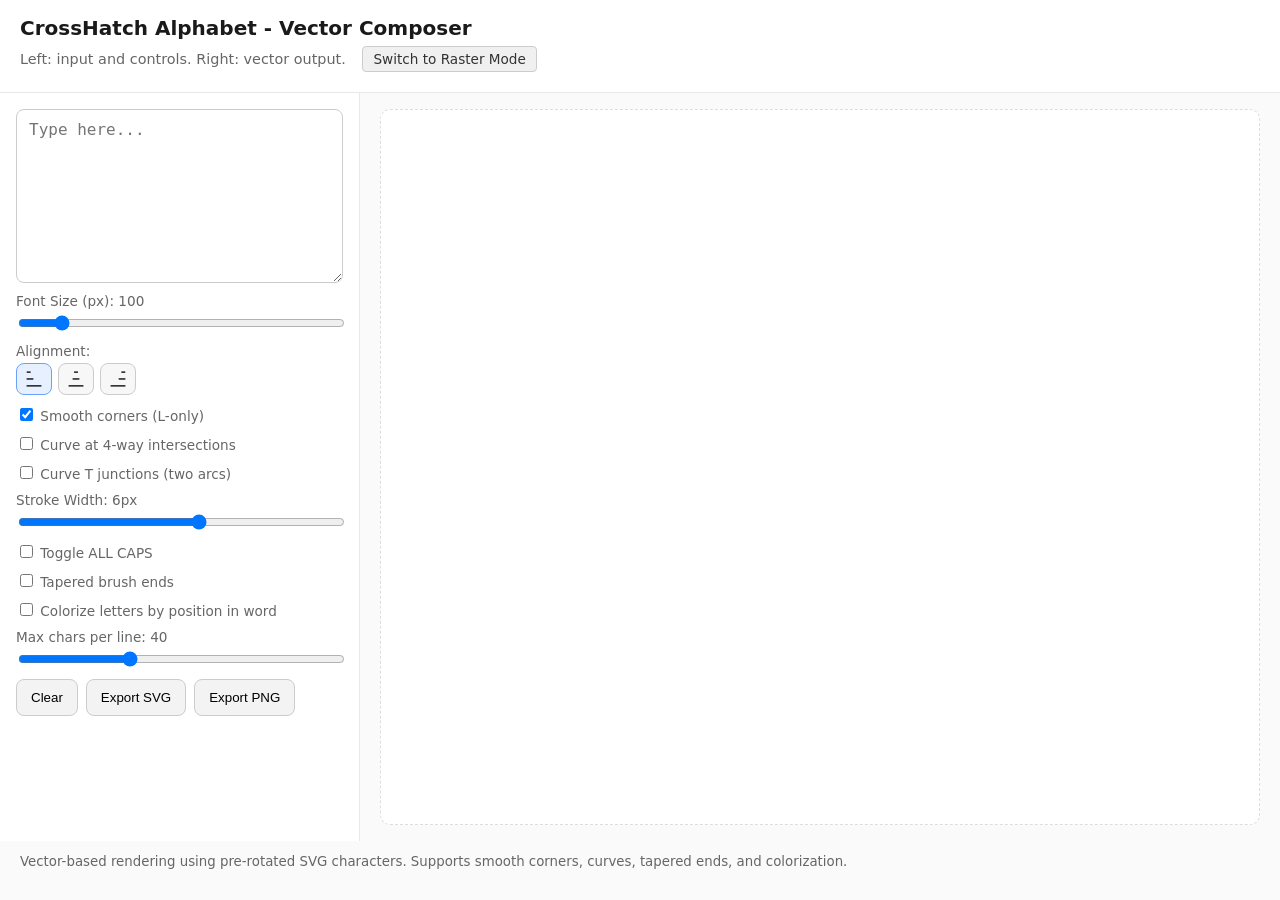
<file: index.html>
<!doctype html>
<html lang="en">
<head>
  <meta charset="utf-8" />
  <meta name="viewport" content="width=device-width, initial-scale=1" />
  <title>CrossHatch Alphabet - Vector Composer</title>
  <link rel="stylesheet" href="vector-styles.css" />
  <style>
    /* Fallback if CSS fails to load */
    body { font-family: system-ui, -apple-system, Segoe UI, Roboto, Helvetica, Arial, sans-serif; }
  </style>
  <link rel="icon" href="data:," />
  <base href="./" />
  <meta name="color-scheme" content="light dark" />
</head>
<body>
  <header class="app-header">
    <h1>CrossHatch Alphabet - Vector Composer</h1>
    <p class="hint">
      Left: input and controls. Right: vector output.
      <a href="raster.html" class="nav-link" id="navToRaster">Switch to Raster Mode</a>
    </p>
  </header>

  <main>
    <section class="panes">
      <aside class="left-pane">
        <div class="controls controls-vertical">
          <label for="textInput" class="sr-only">Text</label>
          <textarea id="textInput" class="text-input" placeholder="Type here..." rows="8"></textarea>

          <div class="slider-control">
            <label for="fontSize">Font Size (px): <span id="fontSizeValue">100</span></label>
            <input type="range" id="fontSize" min="8" max="800" value="100" step="1" />
          </div>

          <div class="slider-control">
            <label>Alignment:</label>
            <div class="align-group" role="group" aria-label="Alignment">
              <button type="button" class="btn align-btn active" data-align="left" aria-label="Align Left" id="alignLeftBtn">
                <img class="icon" src="Left.svg" alt="Left" />
              </button>
              <button type="button" class="btn align-btn" data-align="center" aria-label="Align Center" id="alignCenterBtn">
                <img class="icon" src="Center.svg" alt="Center" />
              </button>
              <button type="button" class="btn align-btn" data-align="right" aria-label="Align Right" id="alignRightBtn">
                <img class="icon" src="Right.svg" alt="Right" />
              </button>
            </div>
            <input type="hidden" id="alignment" value="left" />
          </div>

          <div class="slider-control">
            <label>
              <input type="checkbox" id="enableCurves" checked />
              Smooth corners (L-only)
            </label>
          </div>

          <div class="slider-control">
            <label>
              <input type="checkbox" id="curveAtCrosses" />
              Curve at 4-way intersections
            </label>
          </div>

          <div class="slider-control">
            <label>
              <input type="checkbox" id="curveAtT" />
              Curve T junctions (two arcs)
            </label>
          </div>

          <div class="slider-control">
            <label for="strokeWidth">Stroke Width: <span id="strokeWidthValue">6</span>px</label>
            <input type="range" id="strokeWidth" min="1" max="60" value="6" step="0.5" />
          </div>


          <div class="slider-control">
            <label>
              <input type="checkbox" id="allCaps" />
              Toggle ALL CAPS
            </label>
          </div>

          <div class="slider-control">
            <label>
              <input type="checkbox" id="taperedEnds" />
              Tapered brush ends
            </label>
          </div>

          <div class="slider-control">
            <label>
              <input type="checkbox" id="colorizeLetters" />
              Colorize letters by position in word
            </label>
          </div>

            <div class="slider-control">
              <label for="maxCharsPerLine">Max chars per line: <span id="maxCharsPerLineValue">40</span></label>
              <input type="range" id="maxCharsPerLine" min="10" max="100" value="40" step="1" />
            </div>

          <div class="button-row">
            <button id="clearBtn" class="btn" type="button" title="Clear input">Clear</button>
            <button id="exportSvgBtn" class="btn" type="button" title="Download SVG">Export SVG</button>
            <button id="exportPngBtn" class="btn" type="button" title="Download PNG">Export PNG</button>
          </div>
        </div>
      </aside>

      <div class="right-pane canvas-wrap">
        <div id="canvas" class="canvas" aria-label="Rendered text area">
          <svg id="canvasSvg" class="canvas-svg" xmlns="http://www.w3.org/2000/svg">
            <g id="canvasContent"></g>
          </svg>
        </div>
      </div>
    </section>
  </main>

  <footer class="app-footer">
    <small>Vector-based rendering using pre-rotated SVG characters. Supports smooth corners, curves, tapered ends, and colorization.</small>
  </footer>

  <script src="prerotated-renderer.js"></script>
</body>
</html>
</file>
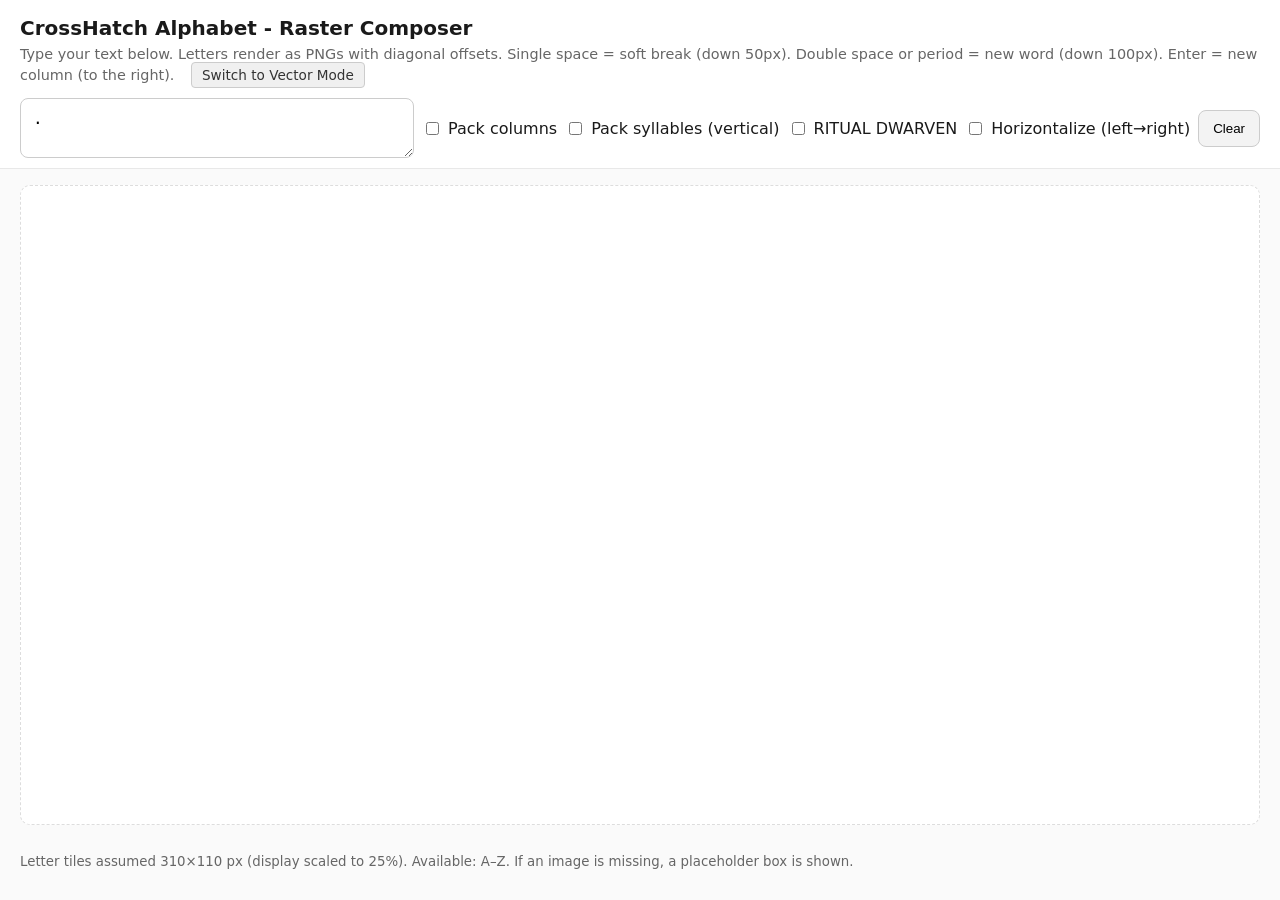
<file: raster.html>
<!doctype html>
<html lang="en">
<head>
  <meta charset="utf-8" />
  <meta name="viewport" content="width=device-width, initial-scale=1" />
  <title>CrossHatch Alphabet Composer</title>
  <link rel="stylesheet" href="styles.css" />
</head>
<body>
  <header class="app-header">
    <h1>CrossHatch Alphabet - Raster Composer</h1>
    <p class="hint">
      Type your text below. Letters render as PNGs with diagonal offsets. Single space = soft break (down 50px). Double space or period = new word (down 100px). Enter = new column (to the right).
      <a href="index.html" class="nav-link" id="navToVector">Switch to Vector Mode</a>
    </p>
    <div class="controls">
      <label for="textInput" class="sr-only">Text</label>
      <textarea id="textInput" class="text-input" placeholder="Type here..." rows="2"></textarea>
      <label class="controls-pack" style="display:flex; align-items:center; gap:6px;">
        <input id="packToggle" type="checkbox" />
        <span>Pack columns</span>
      </label>
      <label class="controls-pack" style="display:flex; align-items:center; gap:6px;">
        <input id="packSyllablesToggle" type="checkbox" />
        <span>Pack syllables (vertical)</span>
      </label>
      <label class="controls-pack" style="display:flex; align-items:center; gap:6px;">
        <input id="ritualDwarvenToggle" type="checkbox" />
        <span>RITUAL DWARVEN</span>
      </label>
      <label class="controls-pack" style="display:flex; align-items:center; gap:6px;">
        <input id="rotateToggle" type="checkbox" />
        <span>Horizontalize (left→right)</span>
      </label>
      <button id="clearBtn" class="btn" type="button" title="Clear input">Clear</button>
    </div>
  </header>

  <main>
    <section class="canvas-wrap">
      <div id="canvas" class="canvas" aria-label="Rendered text area">
        <div id="canvasContent" class="canvas-content"></div>
      </div>
    </section>
  </main>

  <footer class="app-footer">
    <small>Letter tiles assumed 310×110 px (display scaled to 25%). Available: A–Z. If an image is missing, a placeholder box is shown.</small>
  </footer>

  <script src="main.js"></script>
</body>
</html>
</file>
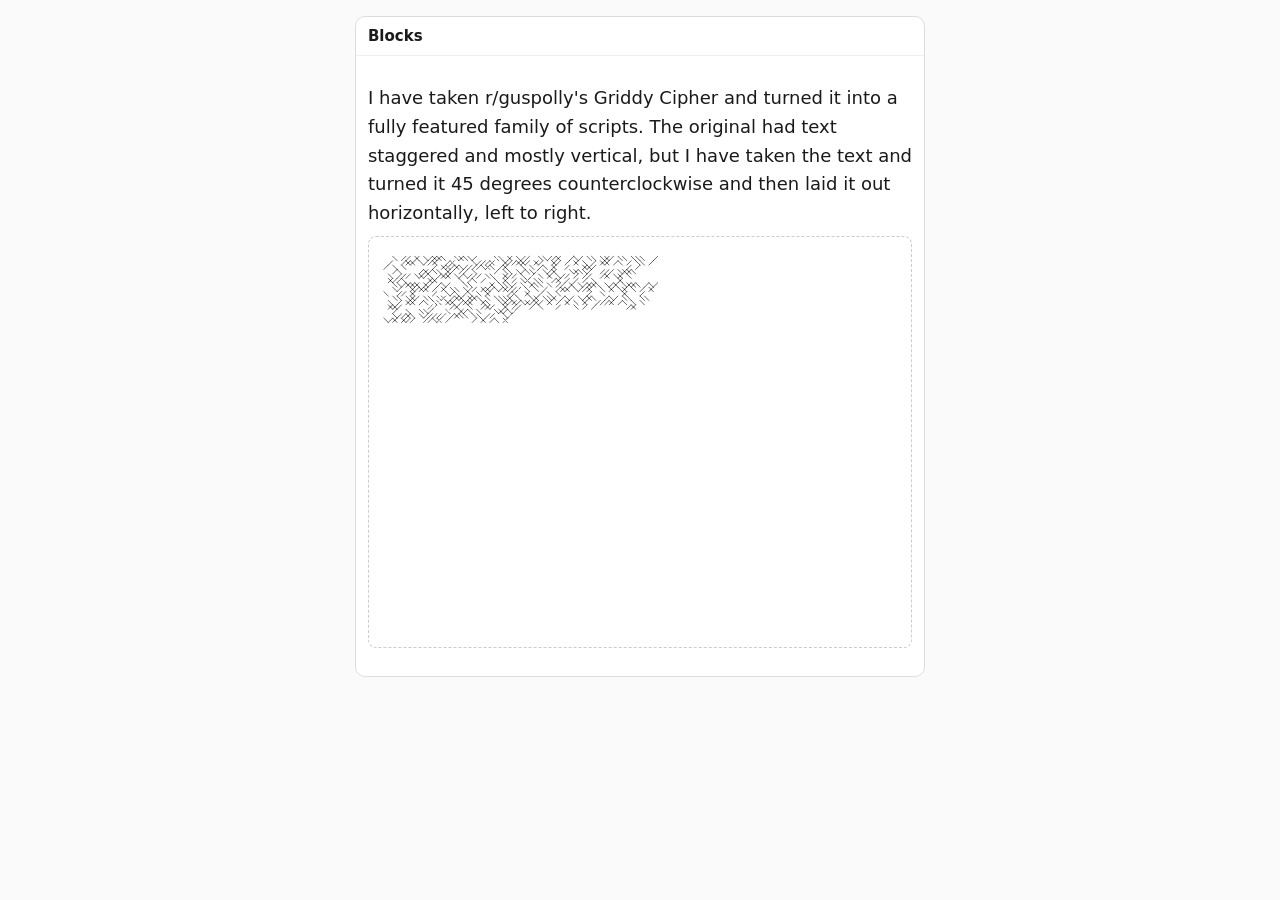
<file: showcase-row.html>
<!doctype html>
<html lang="en">
<head>
  <meta charset="utf-8" />
  <meta name="viewport" content="width=device-width, initial-scale=1" />
  <title>CrossHatch — Block Renderer</title>
  <link rel="stylesheet" href="vector-styles.css" />
  <style>
    :root { color-scheme: light dark; }
    body { margin: 0; font-family: system-ui, -apple-system, Segoe UI, Roboto, Helvetica, Arial, sans-serif; }
  .row { display: block; padding: 16px; max-width: 1080px; margin-left: auto; margin-right: auto; }
    .panel { border: 1px solid #ddd; border-radius: 10px; background: var(--panel-bg, #fff); overflow: hidden; }
    .panel h2 { margin: 0; padding: 10px 12px; border-bottom: 1px solid #eee; font-size: 15px; }
    .panel-body { padding: 12px; }
  .explainer { font-size: 18px; line-height: 1.6; white-space: pre-wrap; }
  .xh-block { margin: 16px 0; }
  .xh-english { font-size: 18px; line-height: 1.6; white-space: pre-wrap; margin-bottom: 8px; }
  .xh-render { border: 1px dashed #ccc; border-radius: 8px; padding: 6px; }
  /* Temporary render area hidden; we'll snapshot SVG and remove it */
  #tempRender { display: none; }
  /* Hide editor controls; keep DOM elements for renderer */
  .controls, .controls-hidden { display: none !important; }
  </style>
</head>
<body>
  <main class="row">
    <section class="panel">
      <h2>Blocks</h2>
    <div class="panel-body">
      <div id="blocks">
        <div class="xh-block wt800 align-left fs30 cols64">
I have taken r/guspolly's Griddy Cipher and turned it into a fully featured family of scripts. The original had text staggered and mostly vertical, but I have taken the text and turned it 45 degrees counterclockwise and then laid it out horizontally, left to right.
        </div>
      </div>
      </div>
    </section>
    <!-- Temporary hidden render area to generate SVG once per block -->
    <section class="panel controls-hidden">
      <h2 style="display:none">Hidden Renderer</h2>
      <div class="panel-body">
        <div id="tempRender">
          <div class="controls">
            <textarea id="textInput" rows="2"></textarea>
            <input type="range" id="fontSize" min="8" max="800" value="120" step="1" />
            <span id="fontSizeValue">120</span>
            <input type="hidden" id="alignment" value="left" />
            <input type="checkbox" id="enableCurves" />
            <input type="checkbox" id="curveAtCrosses" />
            <input type="checkbox" id="curveAtT" />
            <input type="range" id="strokeWidth" min="1" max="60" value="10" step="0.5" />
            <span id="strokeWidthValue">10</span>
            <input type="checkbox" id="allCaps" />
            <input type="checkbox" id="taperedEnds" />
            <input type="range" id="maxCharsPerLine" min="10" max="200" value="64" step="1" />
            <a id="navToRaster" href="raster.html">Raster</a>
            <button id="clearBtn" type="button">Clear</button>
            <button id="exportSvgBtn" type="button">SVG</button>
            <button id="exportPngBtn" type="button">PNG</button>
          </div>
          <div id="canvas" class="canvas" aria-label="Rendered text area">
            <svg id="canvasSvg" class="canvas-svg" xmlns="http://www.w3.org/2000/svg">
              <g id="canvasContent"></g>
            </svg>
          </div>
        </div>
      </div>
    </section>
  </main>

  <script src="vector-main.js"></script>
  <script>
    (function() {
      function wrapToCols(s, n) {
        const out = [];
        let i = 0;
        while (i < s.length) {
          // Take up to n characters, try to break at the last space within the window
          const end = Math.min(i + n, s.length);
          const chunk = s.slice(i, end);
          if (end < s.length) {
            // Prefer last space break
            const sp = chunk.lastIndexOf(' ');
            if (sp > 0) {
              out.push(chunk.slice(0, sp));
              i = i + sp + 1; // skip the space
              continue;
            }
          }
          out.push(chunk);
          i = end;
        }
        return out.join('\n');
      }
  const inputEl = document.getElementById('textInput');
      const fontSizeEl = document.getElementById('fontSize');
      const fontSizeValueEl = document.getElementById('fontSizeValue');
      const strokeWidthEl = document.getElementById('strokeWidth');
      const strokeWidthValueEl = document.getElementById('strokeWidthValue');
  const maxCharsEl = document.getElementById('maxCharsPerLine');
  const tempRender = document.getElementById('tempRender');
  const alignmentEl = document.getElementById('alignment');
  const enableCurvesEl = document.getElementById('enableCurves');
  const taperedEndsEl = document.getElementById('taperedEnds');
  const curveAtCrossesEl = document.getElementById('curveAtCrosses');
  const curveAtTEl = document.getElementById('curveAtT');

  function resetDefaults() {
    if (enableCurvesEl) enableCurvesEl.checked = false;
    if (taperedEndsEl) taperedEndsEl.checked = false;
    if (curveAtCrossesEl) curveAtCrossesEl.checked = false;
    if (curveAtTEl) curveAtTEl.checked = false;
    if (alignmentEl) alignmentEl.value = 'left';
    if (fontSizeEl && fontSizeValueEl) { fontSizeEl.value = '120'; fontSizeValueEl.textContent = '120'; }
    if (strokeWidthEl && strokeWidthValueEl) { strokeWidthEl.value = '10'; strokeWidthValueEl.textContent = '10'; }
    if (maxCharsEl) { maxCharsEl.value = '64'; }
  }

  // Class-based configuration mapping
  function setChecked(el, val) {
    if (!el) return; el.checked = !!val; el.dispatchEvent(new Event('change', { bubbles: true }));
  }
  function setAlign(val) {
    if (!alignmentEl) return; alignmentEl.value = val; alignmentEl.dispatchEvent(new Event('change', { bubbles: true }));
  }
  function setFontSizeByClass(cls) {
    const m = cls && cls.match(/^fs(\d{2,3})$/);
    if (!m) return false;
    const px = parseInt(m[1], 10);
    if (fontSizeEl) {
      fontSizeEl.value = String(px);
      if (fontSizeValueEl) fontSizeValueEl.textContent = String(px);
      fontSizeEl.dispatchEvent(new Event('input', { bubbles: true }));
    }
    return true;
  }
  function setColsByClass(cls) {
    const m = cls && cls.match(/^cols(\d{1,3})$/);
    if (!m) return false;
    const cols = Math.max(1, parseInt(m[1], 10));
    if (maxCharsEl) maxCharsEl.value = String(cols);
    return true;
  }
  function setStrokeByWeightClass(cls) {
    const m = cls && cls.match(/^wt(\d{3})$/);
    if (!m) return false;
    const w = parseInt(m[1], 10);
    const sw = Math.round((2 + ((w - 100) / 800) * (24 - 2)) * 10) / 10;
    if (strokeWidthEl) {
      strokeWidthEl.value = String(sw);
      if (strokeWidthValueEl) strokeWidthValueEl.textContent = String(sw);
      strokeWidthEl.dispatchEvent(new Event('input', { bubbles: true }));
    }
    return true;
  }
  const CLASS_MAP = {
    curve: () => setChecked(enableCurvesEl, true),
    t_curve: () => setChecked(curveAtTEl, true),
    x_curve: () => setChecked(curveAtCrossesEl, true),
    tapered: () => setChecked(taperedEndsEl, true),
    all_caps: () => setChecked(document.getElementById('allCaps'), true),
    'align-left': () => setAlign('left'),
    'align-center': () => setAlign('center'),
    'align-right': () => setAlign('right'),
    // Explicit opt-outs for clarity
    direct: () => setChecked(enableCurvesEl, false),
    no_curve: () => setChecked(enableCurvesEl, false),
    'no-curve': () => setChecked(enableCurvesEl, false),
    untapered: () => setChecked(taperedEndsEl, false),
    no_tapered: () => setChecked(taperedEndsEl, false),
    'no-tapered': () => setChecked(taperedEndsEl, false)
  };
  function applyClassesFrom(el) {
    if (!el || !el.classList) return;
    const cls = Array.from(el.classList);
    for (const c of cls) {
      if (CLASS_MAP[c]) { CLASS_MAP[c](); continue; }
      if (setStrokeByWeightClass(c)) continue;
      if (setFontSizeByClass(c)) continue;
      if (setColsByClass(c)) continue;
    }
  }

      // Process each .xh-block: English first, then rendered below
      (async function renderBlocks() {
        const blocks = Array.from(document.querySelectorAll('.xh-block'));
        for (const block of blocks) {
          const original = block.textContent.trim();
          block.textContent = '';
          const english = document.createElement('div');
          english.className = 'xh-english';
          const rendered = document.createElement('div');
          rendered.className = 'xh-render';

          // Reset defaults then apply classes from the block
          resetDefaults();
          applyClassesFrom(block);

          // Determine columns (from class), default to current maxCharsEl value
          const cols = (() => {
            let c = 64;
            for (const cls of Array.from(block.classList)) {
              const m = cls.match(/^cols(\d{1,3})$/);
              if (m) c = Math.max(1, parseInt(m[1], 10));
            }
            return c;
          })();
          if (maxCharsEl) maxCharsEl.value = String(cols);

          // Wrap and set English text
          const wrapped = wrapToCols(original, cols);
          english.textContent = wrapped;

          // Render via hidden controls
          if (inputEl) {
            inputEl.value = wrapped;
            inputEl.dispatchEvent(new Event('input', { bubbles: true }));
          }

          // Wait a frame for DOM updates, then snapshot SVG
          await new Promise(requestAnimationFrame);
          const liveSvg = document.getElementById('canvasSvg');
          if (liveSvg) {
            const clone = liveSvg.cloneNode(true);
            clone.removeAttribute('id');
            clone.style.width = '100%';
            clone.style.height = 'auto';
            rendered.innerHTML = '';
            rendered.appendChild(clone);
          }

          block.appendChild(english);
          block.appendChild(rendered);
        }
      })();
    })();
  </script>
</body>
</html>
</file>
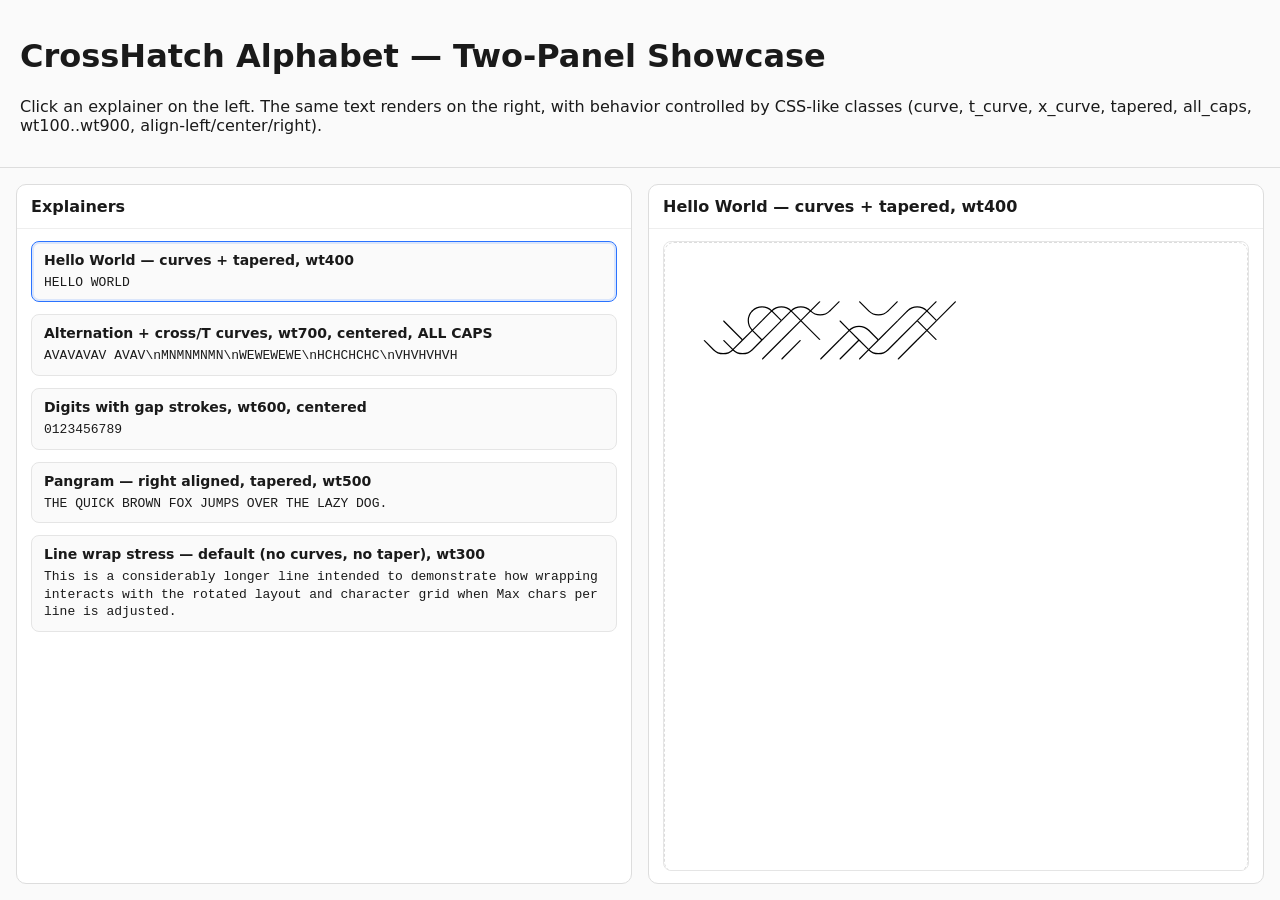
<file: showcase.html>
<!doctype html>
<html lang="en">
<head>
  <meta charset="utf-8" />
  <meta name="viewport" content="width=device-width, initial-scale=1" />
  <title>CrossHatch Alphabet — Two-Panel Showcase</title>
  <link rel="stylesheet" href="vector-styles.css" />
  <style>
    :root { color-scheme: light dark; }
    body { margin: 0; font-family: system-ui, -apple-system, Segoe UI, Roboto, Helvetica, Arial, sans-serif; }
    header { padding: 16px 20px; border-bottom: 1px solid #ddd; }
    .layout { display: grid; grid-template-columns: 1fr 1fr; gap: 16px; padding: 16px; }
    .panel { border: 1px solid #ddd; border-radius: 10px; background: var(--panel-bg, #fff); overflow: hidden; display: flex; flex-direction: column; }
    .panel h2 { margin: 0; padding: 12px 14px; border-bottom: 1px solid #eee; font-size: 16px; }
    .panel-body { padding: 12px 14px; overflow: auto; }

    /* Left: explainer examples */
    .examples { display: grid; gap: 12px; }
    .example { padding: 10px 12px; border: 1px solid #e5e5e5; border-radius: 8px; cursor: pointer; background: #fafafa; }
    .example:hover { background: #f0f0f0; }
    .example.active { border-color: #2a73ff; box-shadow: 0 0 0 2px rgba(42,115,255,0.15) inset; }
    .example .title { font-weight: 600; margin-bottom: 6px; font-size: 14px; }
    .example pre { margin: 0; white-space: pre-wrap; word-break: break-word; font-family: ui-monospace, Menlo, Monaco, Consolas, "Liberation Mono", "Courier New", monospace; font-size: 13px; line-height: 1.35; }

    /* Right: render area */
    .render-wrap { display: flex; flex-direction: column; height: 100%; }
    .render-box { position: relative; border: 1px solid #e5e5e5; border-radius: 8px; overflow: hidden; }
    .canvas { height: 70vh; }

    /* Hide editor controls; keep DOM elements for renderer */
    .controls-hidden { display: none !important; }
  </style>
</head>
<body>
  <header>
    <h1>CrossHatch Alphabet — Two-Panel Showcase</h1>
    <p>Click an explainer on the left. The same text renders on the right, with behavior controlled by CSS-like classes (curve, t_curve, x_curve, tapered, all_caps, wt100..wt900, align-left/center/right).</p>
  </header>

  <main class="layout">
    <section class="panel">
      <h2>Explainers</h2>
      <div class="panel-body">
        <div class="examples" id="examples">
          <div class="example active" data-classes="curve tapered wt400 align-left" data-title="Hello World — curves + tapered, wt400">
            <div class="title">Hello World — curves + tapered, wt400</div>
            <pre>HELLO WORLD</pre>
          </div>

          <div class="example" data-classes="curve x_curve t_curve tapered wt700 align-center all_caps" data-title="Alternation + cross/T curves, wt700, centered, ALL CAPS">
            <div class="title">Alternation + cross/T curves, wt700, centered, ALL CAPS</div>
            <pre>AVAVAVAV AVAV\nMNMNMNMN\nWEWEWEWE\nHCHCHCHC\nVHVHVHVH</pre>
          </div>

          <div class="example" data-classes="curve tapered wt600 align-center" data-title="Digits with gap strokes, wt600, centered">
            <div class="title">Digits with gap strokes, wt600, centered</div>
            <pre>0123456789</pre>
          </div>

          <div class="example" data-classes="curve wt500 tapered align-right" data-title="Pangram — right aligned, tapered, wt500">
            <div class="title">Pangram — right aligned, tapered, wt500</div>
            <pre>THE QUICK BROWN FOX JUMPS OVER THE LAZY DOG.</pre>
          </div>

          <div class="example" data-classes="wt300 align-left" data-title="Line wrap stress — default (no curves, no taper), wt300">
            <div class="title">Line wrap stress — default (no curves, no taper), wt300</div>
            <pre>This is a considerably longer line intended to demonstrate how wrapping interacts with the rotated layout and character grid when Max chars per line is adjusted.</pre>
          </div>
        </div>
      </div>
    </section>

    <section class="panel">
      <h2 id="renderTitle">Preview</h2>
      <div class="panel-body render-wrap">
        <!-- Hidden controls required by vector-main.js; they will be programmatically set from classes -->
        <div class="controls-hidden">
          <textarea id="textInput" rows="4"></textarea>
          <input type="range" id="fontSize" min="8" max="800" value="100" step="1" />
          <span id="fontSizeValue">100</span>
          <input type="hidden" id="alignment" value="left" />
          <input type="checkbox" id="enableCurves" checked />
          <input type="checkbox" id="curveAtCrosses" />
          <input type="checkbox" id="curveAtT" />
          <input type="range" id="strokeWidth" min="1" max="60" value="6" step="0.5" />
          <span id="strokeWidthValue">6</span>
          <input type="checkbox" id="allCaps" />
          <input type="checkbox" id="taperedEnds" />
          <input type="range" id="maxCharsPerLine" min="10" max="100" value="40" step="1" />
          <a id="navToRaster" href="raster.html">Raster</a>
          <button id="clearBtn" type="button">Clear</button>
          <button id="exportSvgBtn" type="button">SVG</button>
          <button id="exportPngBtn" type="button">PNG</button>
        </div>

        <div class="render-box" id="renderBox">
          <div id="canvas" class="canvas" aria-label="Rendered text area">
            <svg id="canvasSvg" class="canvas-svg" xmlns="http://www.w3.org/2000/svg">
              <g id="canvasContent"></g>
            </svg>
          </div>
        </div>
      </div>
    </section>
  </main>

  <script src="vector-main.js"></script>
  <script>
    (function() {
      const EX_CLASS_MAP = {
        curve: (v=true) => setChecked('enableCurves', v),
        t_curve: (v=true) => setChecked('curveAtT', v),
        x_curve: (v=true) => setChecked('curveAtCrosses', v),
        tapered: (v=true) => setChecked('taperedEnds', v),
        all_caps: (v=true) => setChecked('allCaps', v),
        'align-left': () => setAlign('left'),
        'align-center': () => setAlign('center'),
        'align-right': () => setAlign('right')
      };

      const examplesEl = document.getElementById('examples');
      const renderTitleEl = document.getElementById('renderTitle');
      const inputEl = document.getElementById('textInput');
      const strokeWidthEl = document.getElementById('strokeWidth');
      const strokeWidthValueEl = document.getElementById('strokeWidthValue');

      function setChecked(id, val) {
        const el = document.getElementById(id);
        if (el) {
          el.checked = !!val;
          el.dispatchEvent(new Event('change', { bubbles: true }));
        }
      }
      function setAlign(val) {
        const el = document.getElementById('alignment');
        if (el) {
          el.value = val;
          el.dispatchEvent(new Event('change', { bubbles: true }));
        }
      }
      function setStrokeByWeightClass(cls) {
        const m = cls.match(/^wt(\d{3})$/);
        if (!m) return false;
        const w = parseInt(m[1], 10); // 100..900
        // Map 100..900 -> 2..24 px linearly
        const sw = Math.round((2 + ((w - 100) / 800) * (24 - 2)) * 10) / 10;
        if (strokeWidthEl) {
          strokeWidthEl.value = String(sw);
          if (strokeWidthValueEl) strokeWidthValueEl.textContent = String(sw);
          strokeWidthEl.dispatchEvent(new Event('input', { bubbles: true }));
        }
        return true;
      }

      function applyClasses(str) {
        // Reset to defaults
        setChecked('enableCurves', false);
        setChecked('curveAtT', false);
        setChecked('curveAtCrosses', false);
        setChecked('taperedEnds', false);
        setChecked('allCaps', false);
        setAlign('left');

        const cls = (str || '').split(/\s+/).filter(Boolean);
        for (const c of cls) {
          if (EX_CLASS_MAP[c]) { EX_CLASS_MAP[c](); continue; }
          // stroke weight classes
          if (setStrokeByWeightClass(c)) continue;
        }
      }

      function selectExample(exampleEl) {
        if (!exampleEl) return;
        examplesEl.querySelectorAll('.example').forEach(e => e.classList.remove('active'));
        exampleEl.classList.add('active');

        const txt = exampleEl.querySelector('pre')?.textContent || '';
        const title = exampleEl.dataset.title || 'Preview';
        const clazz = exampleEl.dataset.classes || '';

        if (renderTitleEl) renderTitleEl.textContent = title;
        // Set text and render
        if (inputEl) {
          inputEl.value = txt;
          inputEl.dispatchEvent(new Event('input', { bubbles: true }));
        }
        // Apply classes -> programmatic control updates
        applyClasses(clazz);
        // Trigger a render after toggles
        if (inputEl) inputEl.dispatchEvent(new Event('input', { bubbles: true }));
      }

      examplesEl.addEventListener('click', (e) => {
        const ex = e.target.closest('.example');
        if (ex) selectExample(ex);
      });

      // Initial selection
      selectExample(examplesEl.querySelector('.example.active'));
    })();
  </script>
</body>
</html>
</file>
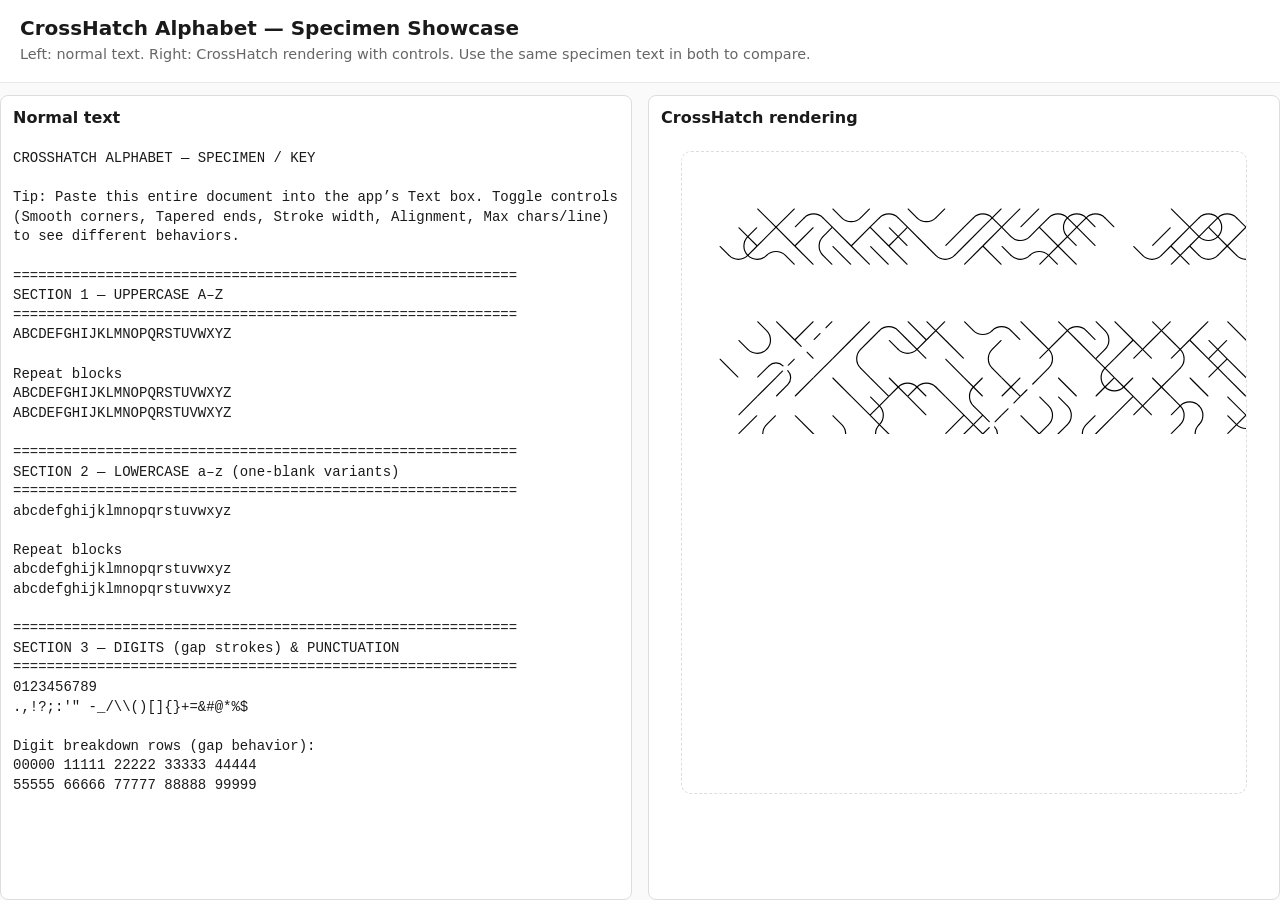
<file: specimen.html>
<!doctype html>
<html lang="en">
<head>
  <meta charset="utf-8" />
  <meta name="viewport" content="width=device-width, initial-scale=1" />
  <title>CrossHatch Alphabet — Specimen Showcase</title>
  <link rel="stylesheet" href="vector-styles.css" />
  <style>
    body { font-family: system-ui, -apple-system, Segoe UI, Roboto, Helvetica, Arial, sans-serif; }
    .specimen-layout { display: grid; grid-template-columns: 1fr 1fr; gap: 16px; align-items: stretch; }
    .panel { border: 1px solid #ddd; border-radius: 8px; padding: 12px; background: var(--panel-bg, #fff); }
    .panel h2 { margin: 0 0 8px 0; font-size: 16px; font-weight: 600; }
    .normal-wrap { overflow: auto; max-height: 75vh; }
    pre.normal-text { white-space: pre-wrap; word-break: break-word; font-family: ui-monospace, Menlo, Monaco, Consolas, "Liberation Mono", "Courier New", monospace; font-size: 14px; line-height: 1.4; }
    .canvas-wrap { height: 75vh; }
    /* Hide all editor controls to present a pure specimen (no editing) */
    .controls-compact { display: none !important; }
    .controls-compact .slider-control { margin-bottom: 8px; }
    .controls-compact label { font-size: 12px; }
    header.app-header { margin-bottom: 12px; }
    .button-row { display: flex; gap: 8px; flex-wrap: wrap; }
  </style>
</head>
<body>
  <header class="app-header">
    <h1>CrossHatch Alphabet — Specimen Showcase</h1>
    <p class="hint">Left: normal text. Right: CrossHatch rendering with controls. Use the same specimen text in both to compare.</p>
  </header>

  <main class="specimen-layout">
    <aside class="panel">
      <h2>Normal text</h2>
      <div class="normal-wrap">
        <pre id="normalText" class="normal-text"></pre>
      </div>
    </aside>

    <section class="panel">
      <h2>CrossHatch rendering</h2>
      <div class="controls controls-vertical controls-compact">
        <label for="textInput" class="sr-only">Text</label>
        <textarea id="textInput" class="text-input" placeholder="Type here..." rows="6"></textarea>

        <div class="slider-control">
          <label for="fontSize">Font Size (px): <span id="fontSizeValue">100</span></label>
          <input type="range" id="fontSize" min="8" max="800" value="100" step="1" />
        </div>

        <div class="slider-control">
          <label>Alignment:</label>
          <div class="align-group" role="group" aria-label="Alignment">
            <button type="button" class="btn align-btn active" data-align="left" aria-label="Align Left">
              <img class="icon" src="Left.svg" alt="Left" />
            </button>
            <button type="button" class="btn align-btn" data-align="center" aria-label="Align Center">
              <img class="icon" src="Center.svg" alt="Center" />
            </button>
            <button type="button" class="btn align-btn" data-align="right" aria-label="Align Right">
              <img class="icon" src="Right.svg" alt="Right" />
            </button>
          </div>
          <input type="hidden" id="alignment" value="left" />
        </div>

        <div class="slider-control">
          <label>
            <input type="checkbox" id="enableCurves" checked />
            Smooth corners (L-only)
          </label>
        </div>

        <div class="slider-control">
          <label>
            <input type="checkbox" id="curveAtCrosses" />
            Curve at 4-way intersections
          </label>
        </div>

        <div class="slider-control">
          <label>
            <input type="checkbox" id="curveAtT" />
            Curve T junctions (two arcs)
          </label>
        </div>

        <div class="slider-control">
          <label for="strokeWidth">Stroke Width: <span id="strokeWidthValue">6</span>px</label>
          <input type="range" id="strokeWidth" min="1" max="60" value="6" step="0.5" />
        </div>

        <div class="slider-control">
          <label>
            <input type="checkbox" id="allCaps" />
            Toggle ALL CAPS
          </label>
        </div>

        <div class="slider-control">
          <label>
            <input type="checkbox" id="taperedEnds" />
            Tapered brush ends
          </label>
        </div>

        <div class="slider-control">
          <label for="maxCharsPerLine">Max chars per line: <span id="maxCharsPerLineValue">40</span></label>
          <input type="range" id="maxCharsPerLine" min="10" max="100" value="40" step="1" />
        </div>

        <div class="button-row">
          <button id="clearBtn" class="btn" type="button" title="Clear input">Clear</button>
          <button id="exportSvgBtn" class="btn" type="button" title="Download SVG">Export SVG</button>
          <button id="exportPngBtn" class="btn" type="button" title="Download PNG">Export PNG</button>
          <a href="raster.html" class="btn" id="navToRaster">Raster Mode</a>
        </div>
      </div>

      <div class="right-pane canvas-wrap" style="margin-top:8px;">
        <div id="canvas" class="canvas" aria-label="Rendered text area">
          <svg id="canvasSvg" class="canvas-svg" xmlns="http://www.w3.org/2000/svg">
            <g id="canvasContent"></g>
          </svg>
        </div>
      </div>
    </section>
  </main>

  <!-- Embed specimen content locally to avoid cross-origin fetch issues -->
  <script type="text/plain" id="specimenText">
CROSSHATCH ALPHABET — SPECIMEN / KEY

Tip: Paste this entire document into the app’s Text box. Toggle controls (Smooth corners, Tapered ends, Stroke width, Alignment, Max chars/line) to see different behaviors.

============================================================
SECTION 1 — UPPERCASE A–Z
============================================================
ABCDEFGHIJKLMNOPQRSTUVWXYZ

Repeat blocks
ABCDEFGHIJKLMNOPQRSTUVWXYZ
ABCDEFGHIJKLMNOPQRSTUVWXYZ

============================================================
SECTION 2 — LOWERCASE a–z (one-blank variants)
============================================================
abcdefghijklmnopqrstuvwxyz

Repeat blocks
abcdefghijklmnopqrstuvwxyz
abcdefghijklmnopqrstuvwxyz

============================================================
SECTION 3 — DIGITS (gap strokes) & PUNCTUATION
============================================================
0123456789
.,!?;:'" -_/\\()[]{}+=&#@*%$

Digit breakdown rows (gap behavior):
00000 11111 22222 33333 44444
55555 66666 77777 88888 99999

============================================================
SECTION 4 — WORD PANGRAMS (coverage + rhythm)
============================================================
THE QUICK BROWN FOX JUMPS OVER THE LAZY DOG.
SPHINX OF BLACK QUARTZ, JUDGE MY VOW!
PACK MY BOX WITH FIVE DOZEN LIQUOR JUGS — 0123456789.

Mixed case pangrams
The Quick Brown Fox Jumps Over The Lazy Dog.
Sphinx Of Black Quartz, Judge My Vow!

============================================================
SECTION 5 — JOIN STRESS (seams, overlaps, tapers)
============================================================
PPPPPPPPPP  (P = HHH: horizontal bands)
TTTTTTTTTT  (T = VVV: vertical stacks)
IIIIIIIIII  (I = HHV)
XXXXXX      (X = CVC: repeated crosses)
OOOOOO      (O = HVH)
HHHHH HHHHH (mix with space to force free-end tapers)
VVVVV VVVVV

Alternation (edge cases)
AVAVAVAVAV
MNMNMNMNMN
WEWEWEWEWE
HCHCHCHCHC
VHVHVHVHVH

============================================================
SECTION 6 — GAP VARIANTS IN CONTEXT (digits encode h/v/c)
============================================================
GAP: 0000  — horizontal center gaps (h+h+h)
GAP: 1111  — hh+v mix
GAP: 2222  — hh+c mix
GAP: 3333  — hv+h mix
GAP: 4444  — hv+v mix
GAP: 5555  — hv+c mix
GAP: 6666  — hc+h mix
GAP: 7777  — hc+v mix
GAP: 8888  — hc+c mix
GAP: 9999  — v+hh mix

Contrast line (letters next to gaps)
HELLO 0000 WORLD 9999

============================================================
SECTION 7 — ALIGNMENT & WRAP (toggle Left/Center/Right)
============================================================
Short
This is a medium length line.
This is a considerably longer line intended to demonstrate how wrapping interacts with the rotated layout and character grid when Max chars per line is adjusted.

Centering parity (odd/even lengths)
ODD
EVEN
ODDER
EVENER
ODDEST

============================================================
SECTION 8 — MULTILINE BLOCKS (line height & baselines)
============================================================
HELLO
WORLD
CROSSHATCH
ALPHABET
VECTOR
COMPOSER

Mixed lengths for wrap + taper endpoints
ENDS
AT TAPER POINTS
AND CONTINUES TO NEXT LINE

============================================================
SECTION 9 — CURVE MODES (toggle Smooth corners / T / 4-way)
============================================================
L-CORNER SAMPLER
LTLTLT LT LT LT
HV HV HV HV HV

CROSS SAMPLER
+ + + + +
XXXXX XXXXX XXXXX

T-JUNCTION SAMPLER
TTTTT  TTTTT  TTTTT

============================================================
SECTION 10 — STROKE-WIDTH & TAPER VISUALS
============================================================
Set a thick stroke to inspect overdraw/overlap
EDGE EDGE EDGE EDGE
FREE END      FREE END
LEFT TAPER →  ← RIGHT TAPER
TOP TAPER  ↑  ↓ BOTTOM TAPER

============================================================
SECTION 11 — LONG PARAGRAPH (wrap + limit)
============================================================
Lorem ipsum dolor sit amet, consectetur adipiscing elit. Integer posuere, sem at dictum convallis, turpis dui cursus eros, id hendrerit nisl mauris sed erat. Sed blandit, lorem at volutpat ultricies, velit arcu imperdiet orci, vitae fringilla eros lacus at nibh. Vestibulum ante ipsum primis in faucibus orci luctus et ultrices posuere cubilia curae; Curabitur aliquam, quam sed efficitur rutrum, justo justo sollicitudin nulla, vitae luctus eros quam nec mauris. Etiam faucibus pharetra arcu, sed porttitor nisl consequat ac.

============================================================
SECTION 12 — MIXED GRID (digits, case, punctuation)
============================================================
A1B2C3D4E5 F6G7H8I9J0
k-l_m+n=o p/q\\r(s)t{u}v[w]x y@z#&*$%

END OF SPECIMEN
  </script>

  <script src="vector-main.js"></script>
  <script>
    (function() {
      const specimen = document.getElementById('specimenText').textContent.trim();
      const normal = document.getElementById('normalText');
      const input = document.getElementById('textInput');
      if (normal) normal.textContent = specimen;
      if (input) {
        input.value = specimen;
        // Kick the render pipeline in vector-main.js
        input.dispatchEvent(new Event('input', { bubbles: true }));
      }
      // Keep the two panes in sync when user edits the right textarea
      if (input && normal) {
        input.addEventListener('input', () => {
          normal.textContent = input.value;
        });
      }
    })();
  </script>
</body>
</html>
</file>
<file: vector-styles.css>
* { box-sizing: border-box; }
html, body { height: 100%; }
body {
  margin: 0;
  font-family: system-ui, -apple-system, Segoe UI, Roboto, Helvetica, Arial, sans-serif;
  color: #1a1a1a;
  background: #fafafa;
  display: flex;
  flex-direction: column;
}

.app-header {
  position: sticky;
  top: 0;
  z-index: 5;
  background: #fff;
  border-bottom: 1px solid #e8e8e8;
  padding: 16px 20px 10px;
}

.app-header h1 {
  font-size: 1.25rem;
  margin: 0 0 6px;
}

.hint { 
  color: #666; 
  margin: 0 0 10px; 
  font-size: 0.9rem; 
}

.nav-link {
  display: inline-block;
  margin-left: 12px;
  padding: 4px 10px;
  background: #f0f0f0;
  border: 1px solid #ccc;
  border-radius: 4px;
  text-decoration: none;
  color: #333;
  font-size: 0.85rem;
}

.nav-link:hover {
  background: #e8e8e8;
}

.controls { 
  display: flex; 
  gap: 8px; 
  align-items: center; 
}

.text-input {
  flex: 1;
  min-width: 200px;
  padding: 10px 12px;
  border: 1px solid #ccc;
  border-radius: 8px;
  font-size: 1rem;
}

.btn {
  padding: 10px 14px;
  border: 1px solid #ccc;
  background: #f3f3f3;
  border-radius: 8px;
  cursor: pointer;
}

.btn:hover { 
  background: #ececec; 
}

.slider-control {
  display: flex;
  flex-direction: column;
  gap: 4px;
  min-width: 150px;
}

.slider-control label {
  font-size: 0.85rem;
  color: #666;
}

.slider-control input[type="range"] {
  width: 100%;
  cursor: pointer;
}

.align-group {
  display: inline-flex;
  gap: 6px;
}

.align-btn {
  width: 36px;
  height: 32px;
  display: inline-flex;
  align-items: center;
  justify-content: center;
  font-size: 16px;
  padding: 0;
  background: #f7f7f7;
}

.align-btn.active {
  background: #e6f0ff;
  border-color: #6aa1ff;
}

.align-btn .icon {
  width: 18px;
  height: 18px;
  display: block;
}

main {
  flex: 1;
  display: flex;
  flex-direction: column;
  min-height: 0;
}

.canvas-wrap { 
  padding: 16px 20px; 
  flex: 1;
  display: flex;
  flex-direction: column;
  min-height: 0;
}

.canvas {
  position: relative;
  flex: 1;
  min-height: 0;
  background: #fff;
  border: 1px dashed #ddd;
  border-radius: 10px;
  overflow: auto;
}

.canvas-svg {
  display: block;
}

.app-footer { 
  padding: 10px 20px 30px; 
  color: #666; 
}

.sr-only {
  position: absolute; 
  width: 1px; 
  height: 1px; 
  padding: 0; 
  margin: -1px; 
  overflow: hidden; 
  clip: rect(0, 0, 0, 0); 
  white-space: nowrap; 
  border: 0;
}

/* Two-pane layout */
.panes {
  flex: 1;
  min-height: 0;
  display: grid;
  grid-template-columns: 360px 1fr;
  gap: 0;
}

.left-pane {
  border-right: 1px solid #e8e8e8;
  background: #fff;
  overflow: auto;
  padding: 16px 16px 24px;
}

.right-pane {
  display: flex;
  min-height: 0;
}

.controls-vertical {
  display: flex;
  flex-direction: column;
  align-items: stretch;
  gap: 10px;
}

.button-row {
  display: flex;
  gap: 8px;
  flex-wrap: wrap;
}
</file>
<file: styles.css>
* { box-sizing: border-box; }
html, body { height: 100%; }
body {
  margin: 0;
  font-family: system-ui, -apple-system, Segoe UI, Roboto, Helvetica, Arial, sans-serif;
  color: #1a1a1a;
  background: #fafafa;
  display: flex;
  flex-direction: column;
}
/*
  CrossHatch Alphabet — CSS quick knobs
  - Visual scale: see .canvas-content transform: scale(0.25). Change to 0.2, 0.5, etc.
    IMPORTANT: If you change the scale here, also update SCALE in main.js (used to size the outer canvas height).
  - Tile size: .tile and .tile img (310x110). These should match the PNG intrinsic size.
    If you change them, also update LETTER_WIDTH/LETTER_HEIGHT in main.js so positioning stays correct.
  - Canvas styling: .canvas controls the visible area (min-height, border, background, scrolling).
  - Controls styling: .text-input and .btn adjust the input and button look.
  - Placeholder style: .placeholder controls the fallback box when an image is missing.
*/

* { box-sizing: border-box; }
.app-header {
  position: sticky;
  top: 0;
  z-index: 5;
  background: #fff;
  border-bottom: 1px solid #e8e8e8;
  padding: 16px 20px 10px;
}
/* Sticky header with input controls */
.app-header h1 {
  font-size: 1.25rem;
  margin: 0 0 6px;
}
.hint { color: #666; margin: 0 0 10px; font-size: 0.9rem; }

.nav-link {
  display: inline-block;
  margin-left: 12px;
  padding: 4px 10px;
  background: #f0f0f0;
  border: 1px solid #ccc;
  border-radius: 4px;
  text-decoration: none;
  color: #333;
  font-size: 0.85rem;
}

.nav-link:hover {
  background: #e8e8e8;
}

.controls { display: flex; gap: 8px; align-items: center; }
.text-input {
  flex: 1;
  min-width: 200px;
  padding: 10px 12px;
  border: 1px solid #ccc;
  border-radius: 8px;
  font-size: 1rem;
}
/* Text input sizing, border and radius */
.btn {
  padding: 10px 14px;
  border: 1px solid #ccc;
  background: #f3f3f3;
  border-radius: 8px;
  cursor: pointer;
}
.btn:hover { background: #ececec; }
/* Button look and hover */

main {
  flex: 1;
  display: flex;
  flex-direction: column;
  min-height: 0;
}

.canvas-wrap { 
  padding: 16px 20px; 
  flex: 1;
  display: flex;
  flex-direction: column;
  min-height: 0;
}
.canvas {
  position: relative;
  flex: 1;
  min-height: 0;
  background: #fff;
  border: 1px dashed #ddd;
  border-radius: 10px;
  overflow: auto;
}
/* Visible drawing area (outer container, not scaled) */

.canvas-content {
  position: relative;
  transform-origin: top left;
}

/* Transform modes toggled from JS */
.scale-only {
  transform: scale(1);
}
.scale-rot45 {
  /* Rotate clockwise 45deg to make 45° diagonals horizontal */
  transform: rotate(-45deg) scale(0.25);
}

.tile {
/* Inner content that is visually scaled down */
  position: absolute;
  width: 310px;
  height: 110px;
  display: inline-flex;
  align-items: center;
  justify-content: center;
}
/* Absolute-positioned letter tiles — keep in sync with PNG size and main.js constants */
.tile img {
  display: block;
  width: 310px;
  height: 110px;
  object-fit: contain;
}

/* Rotate individual letters 45deg counter-clockwise when horizontalizing */
.tile img.rot-ccw45 {
  /* Counter-clockwise 45° */
  transform: rotate(-45deg);
  transform-origin: 50% 50%;
}

.placeholder {
/* Letter image fills the tile size without distortion */
  background: repeating-linear-gradient(45deg, #f6f6f6, #f6f6f6 8px, #f0f0f0 8px, #f0f0f0 16px);
  color: #999;
  border: 1px dashed #bbb;
  font-weight: 600;
  font-size: 48px;
}

/* Fallback when an image is missing — tweak colors, border, and font size here */
.app-footer { padding: 10px 20px 30px; color: #666; }

/* Accessibility */
.sr-only {
  position: absolute; width: 1px; height: 1px; padding: 0; margin: -1px; overflow: hidden; clip: rect(0, 0, 0, 0); white-space: nowrap; border: 0;
}
</file>
